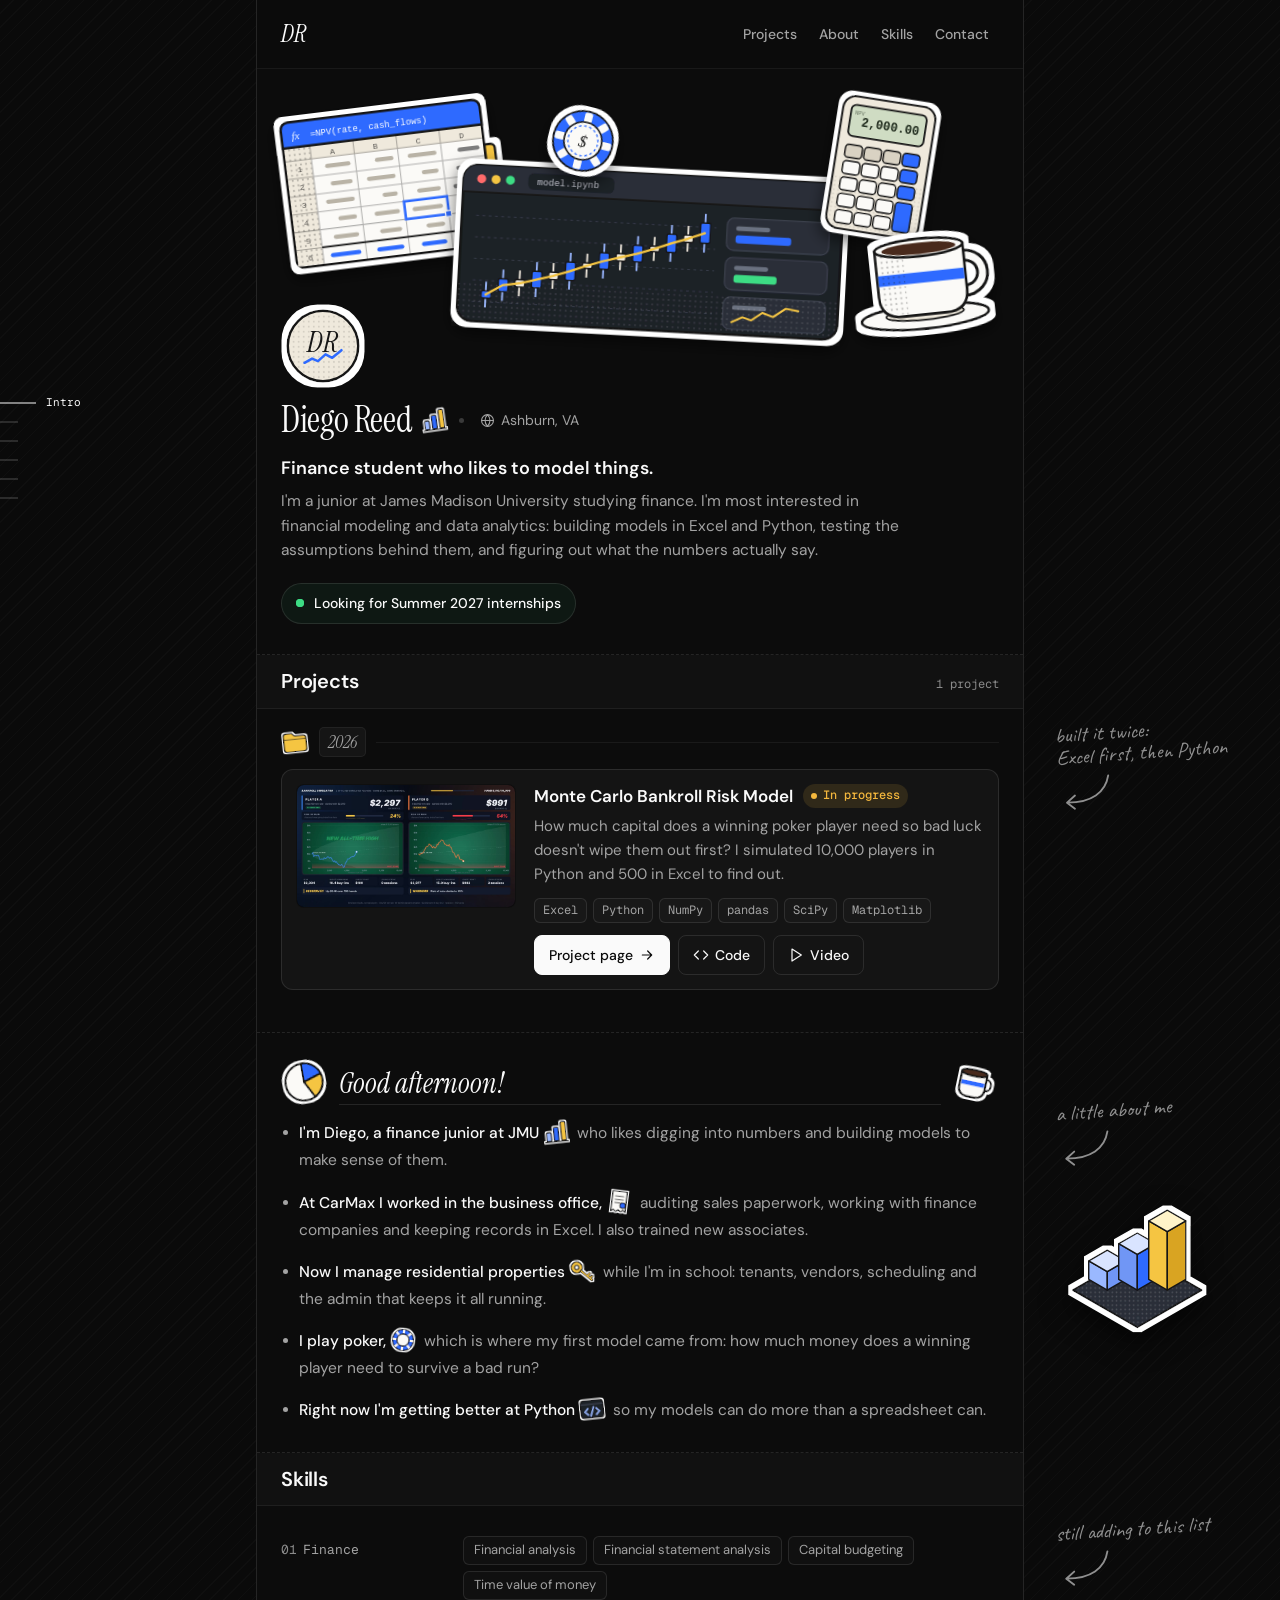
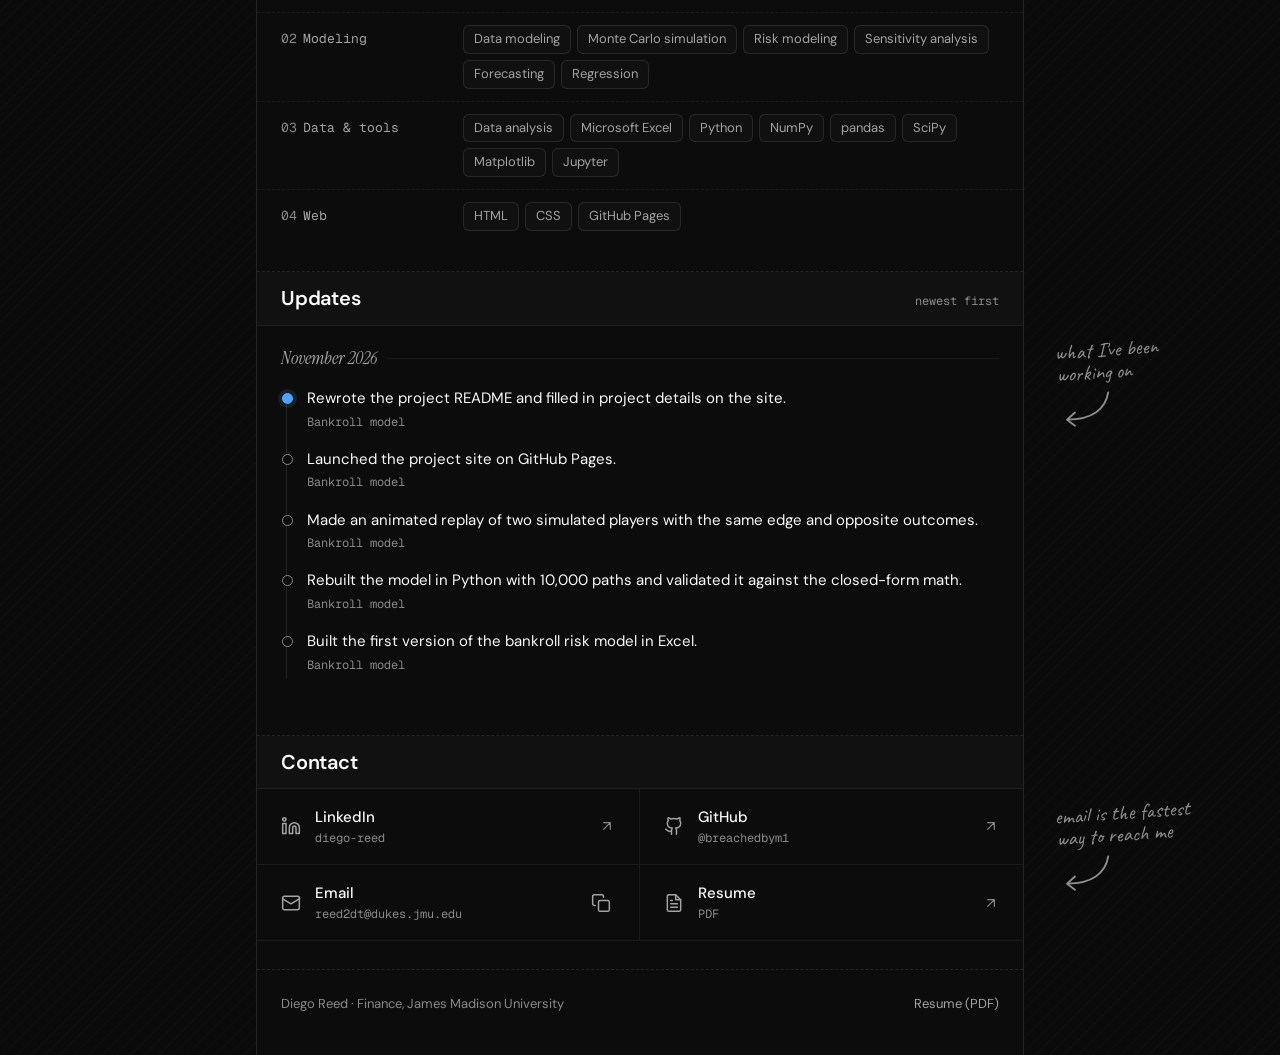
<file: index.html>
<!doctype html>
<html lang="en">
<head>
<meta charset="utf-8">
<meta name="viewport" content="width=device-width, initial-scale=1">
<title>Diego Reed · Finance, James Madison University</title>
<meta name="description" content="Finance student at James Madison University interested in financial modeling and data analytics. Looking for Summer 2027 internships.">
<meta name="theme-color" content="#0a0a0a">

<!-- Link previews (LinkedIn, iMessage, etc.). These must be absolute URLs. -->
<meta property="og:type" content="website">
<meta property="og:title" content="Diego Reed · Finance, James Madison University">
<meta property="og:description" content="Finance student interested in financial modeling and data analytics. Looking for Summer 2027 internships.">
<meta property="og:url" content="https://breachedbym1.github.io/">
<meta property="og:image" content="https://breachedbym1.github.io/bankroll-risk-model/assets/poster.jpg">
<meta property="og:image:width" content="1280">
<meta property="og:image:height" content="720">
<meta property="og:image:alt" content="Animated replay from my Monte Carlo bankroll risk model">
<meta name="twitter:card" content="summary_large_image">

<link rel="icon" href="favicon.svg" type="image/svg+xml">
<link rel="preconnect" href="https://fonts.googleapis.com">
<link rel="preconnect" href="https://fonts.gstatic.com" crossorigin>
<link href="https://fonts.googleapis.com/css2?family=Caveat:wght@500&family=DM+Sans:opsz,wght@9..40,400;9..40,500;9..40,600&family=Geist+Mono:wght@400;500&family=Instrument+Serif:ital@0;1&display=swap" rel="stylesheet">
<link rel="stylesheet" href="styles.css?v=2">
<link rel="stylesheet" href="home.css?v=2">
<script>document.documentElement.classList.add("js");</script>
</head>
<body>
<a class="skip" href="#main">Skip to content</a>

<nav class="ticks" aria-label="Sections">
  <a href="#top"><span></span><span>Intro</span></a>
  <a href="#projects"><span></span><span>Projects</span></a>
  <a href="#about"><span></span><span>About</span></a>
  <a href="#skills"><span></span><span>Skills</span></a>
  <a href="#updates"><span></span><span>Updates</span></a>
  <a href="#contact"><span></span><span>Contact</span></a>
</nav>

<div class="frame">
  <header class="topbar">
    <a class="mark" href="#top" aria-label="Diego Reed, back to top">DR</a>
    <nav aria-label="Main">
      <a href="#projects">Projects</a>
      <a href="#about">About</a>
      <a href="#skills">Skills</a>
      <a href="#contact">Contact</a>
    </nav>
  </header>

  <main id="main">
    <div class="hero" id="top">
      <!-- Sticker cluster: filled in by main.js from stickers.js -->
      <div class="composition" id="stickers"></div>

      <div class="inner hero-text">
        <div class="profile sticker-host" id="avatar"></div>
        <div class="name-row">
          <h1 class="name" data-field="name">Diego Reed</h1>
          <span class="name-mini" id="name-mini" aria-hidden="true"></span>
          <span class="sep" aria-hidden="true"></span>
          <span class="loc" tabindex="0" aria-describedby="loc-time">
            <svg viewBox="0 0 24 24" width="15" height="15" fill="none" stroke="currentColor" stroke-width="1.8" stroke-linecap="round" stroke-linejoin="round" aria-hidden="true"><circle cx="12" cy="12" r="9.5"/><path d="M2.5 12h19M12 2.5c2.6 2.8 3.9 6 3.9 9.5S14.6 18.7 12 21.5M12 2.5C9.4 5.3 8.1 8.5 8.1 12s1.3 6.7 3.9 9.5"/></svg>
            <span data-field="location">Ashburn, VA</span>
            <span class="tip" role="tooltip" id="loc-time"></span>
          </span>
        </div>
        <p class="tagline" data-field="tagline"></p>
        <p class="intro" data-field="intro"></p>
        <p class="looking"><span class="ping" aria-hidden="true"></span><span data-field="lookingFor"></span></p>
      </div>
    </div>

    <section id="projects" aria-labelledby="projects-h">
      <div class="section-head"><h2 id="projects-h">Projects</h2><span class="hint" id="project-count"></span></div>
      <p class="note" aria-hidden="true">built it twice:<br>Excel first, then Python<svg class="note-arrow" viewBox="0 0 60 40"><path d="M54 4C50 22 34 32 8 30M8 30l9-7M8 30l8 7"/></svg></p>
      <div class="inner" id="project-list"></div>
    </section>

    <section id="about" aria-labelledby="about-h">
      <div class="greet-row inner">
        <span class="greet-mini" id="greet-left" aria-hidden="true"></span>
        <h2 class="greet" id="about-h">Hello!</h2>
        <span class="greet-mini right" id="greet-right" aria-hidden="true"></span>
      </div>
      <p class="note" aria-hidden="true">a little about me<svg class="note-arrow" viewBox="0 0 60 40"><path d="M54 4C50 22 34 32 8 30M8 30l9-7M8 30l8 7"/></svg></p>
      <div class="iso-wrap" id="iso" aria-hidden="true"></div>
      <ul class="about inner" id="about-list"></ul>
    </section>

    <section id="skills" aria-labelledby="skills-h">
      <div class="section-head"><h2 id="skills-h">Skills</h2></div>
      <p class="note" aria-hidden="true">still adding to this list<svg class="note-arrow" viewBox="0 0 60 40"><path d="M54 4C50 22 34 32 8 30M8 30l9-7M8 30l8 7"/></svg></p>
      <div id="skill-list"></div>
    </section>

    <section id="updates" aria-labelledby="updates-h">
      <div class="section-head"><h2 id="updates-h">Updates</h2><span class="hint">newest first</span></div>
      <p class="note" aria-hidden="true">what I've been<br>working on<svg class="note-arrow" viewBox="0 0 60 40"><path d="M54 4C50 22 34 32 8 30M8 30l9-7M8 30l8 7"/></svg></p>
      <div class="inner" id="update-list"></div>
    </section>

    <section id="contact" aria-labelledby="contact-h">
      <div class="section-head"><h2 id="contact-h">Contact</h2></div>
      <p class="note" aria-hidden="true">email is the fastest<br>way to reach me<svg class="note-arrow" viewBox="0 0 60 40"><path d="M54 4C50 22 34 32 8 30M8 30l9-7M8 30l8 7"/></svg></p>
      <ul class="links" id="link-list"></ul>
    </section>

    <noscript>
      <div class="inner" style="padding-top:16px">
        <p>This page needs JavaScript to list projects. You can still see the
        <a href="bankroll-risk-model/" style="color:var(--accent)">Monte Carlo Bankroll Risk Model</a>,
        <a href="https://www.linkedin.com/in/diego-reed-625485384/" style="color:var(--accent)">LinkedIn</a> and
        <a href="https://github.com/breachedbym1" style="color:var(--accent)">GitHub</a>.</p>
      </div>
    </noscript>
  </main>

  <footer class="site-footer">
    <span>Diego Reed · Finance, James Madison University</span>
    <a href="resume.pdf">Resume (PDF)</a>
  </footer>
</div>

<script>
  // data.js is loaded with a timestamp so new updates show up right away
  // instead of waiting for the browser's 10-minute cache to expire.
  // Bump ?v= on the other files when their code changes.
  ["data.js?t=" + Date.now(), "stickers.js?v=2", "main.js?v=2"].forEach(function (src) {
    var s = document.createElement("script");
    s.src = src;
    s.async = false; // keep them running in order
    document.body.appendChild(s);
  });
</script>
</body>
</html>
</file>
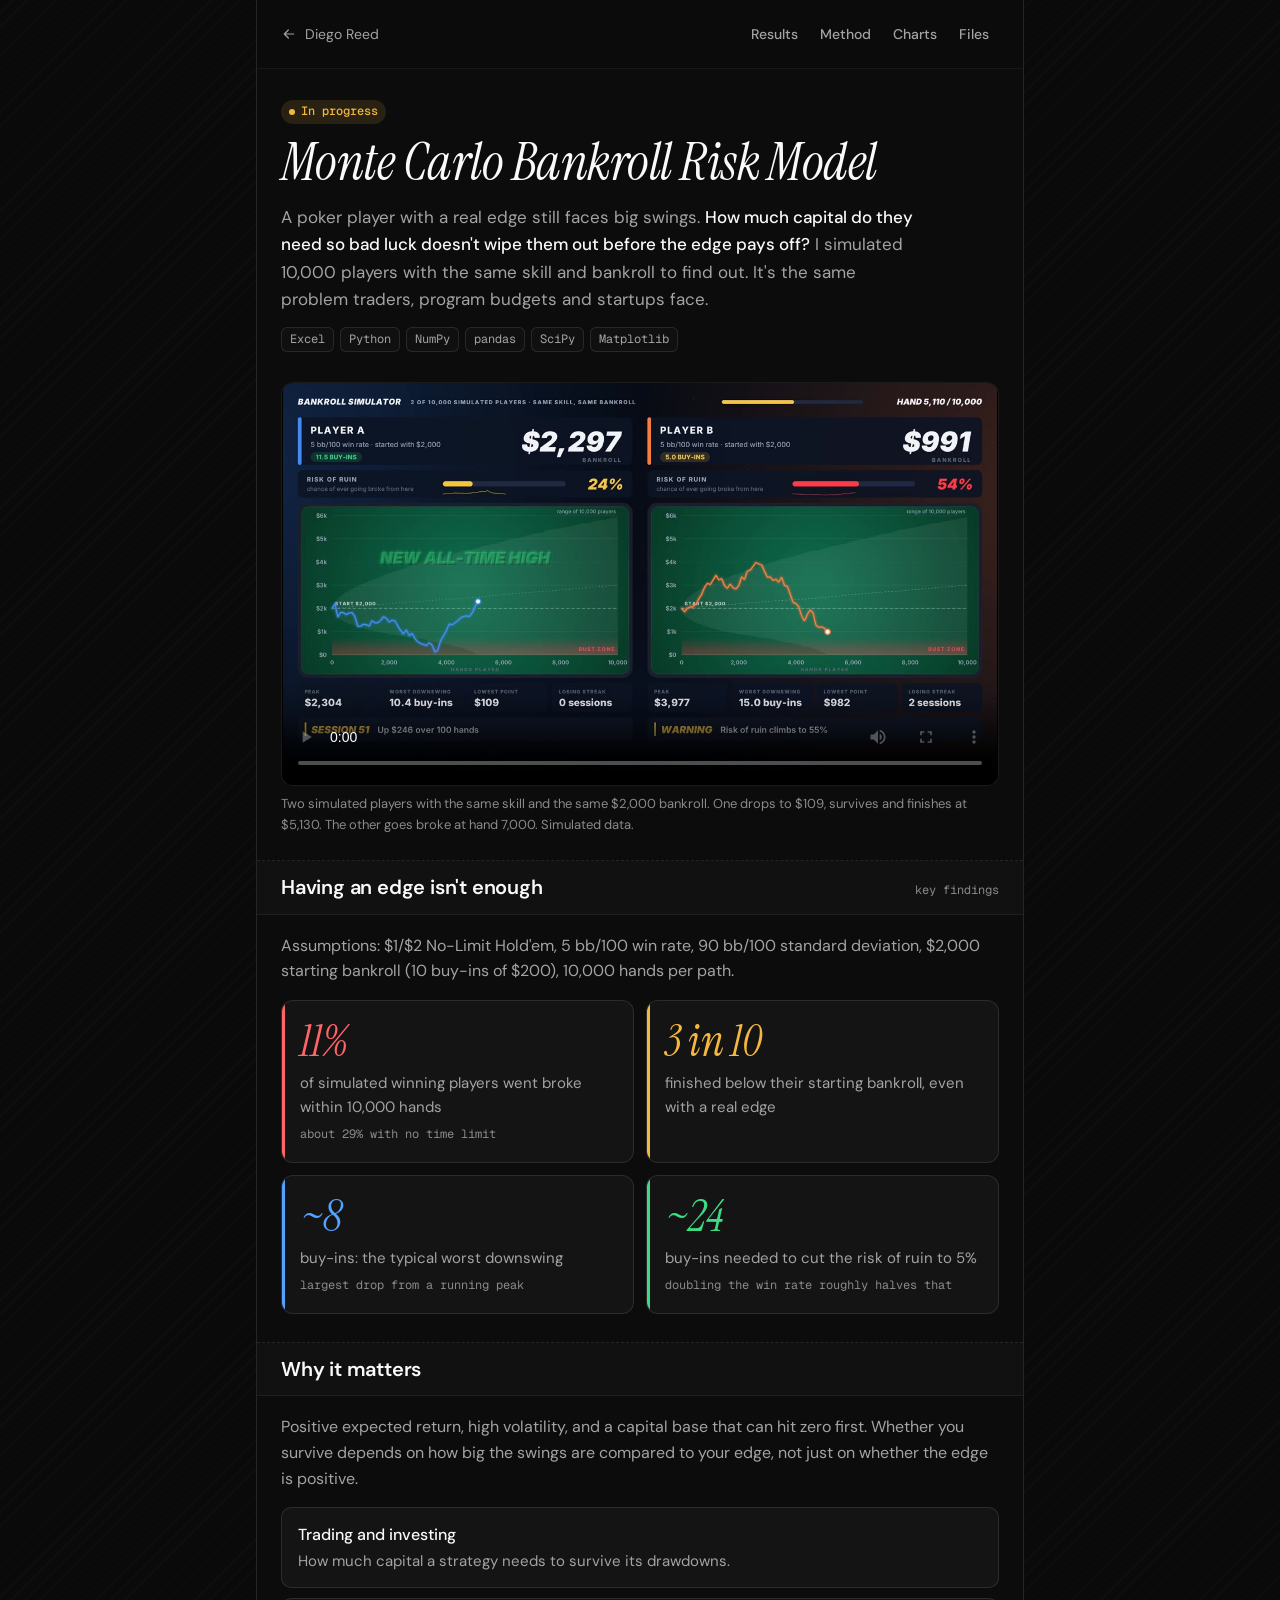
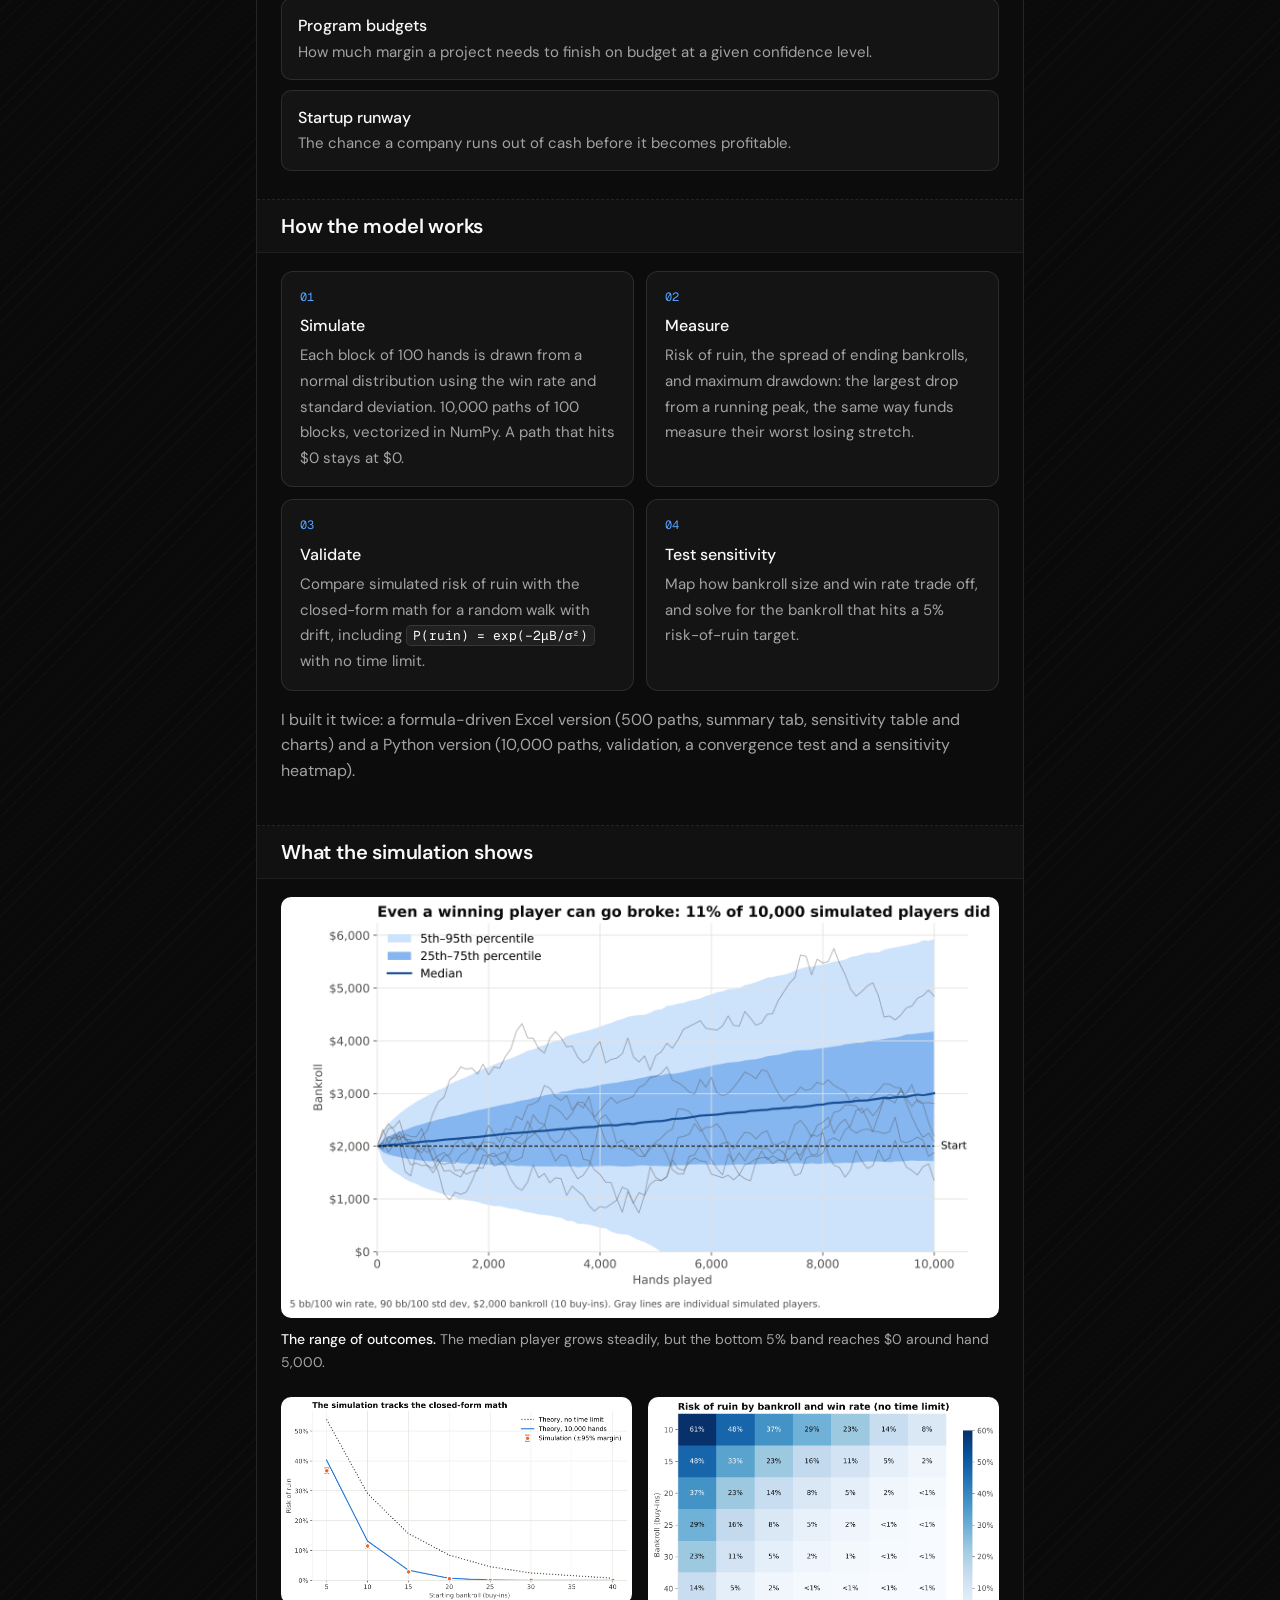
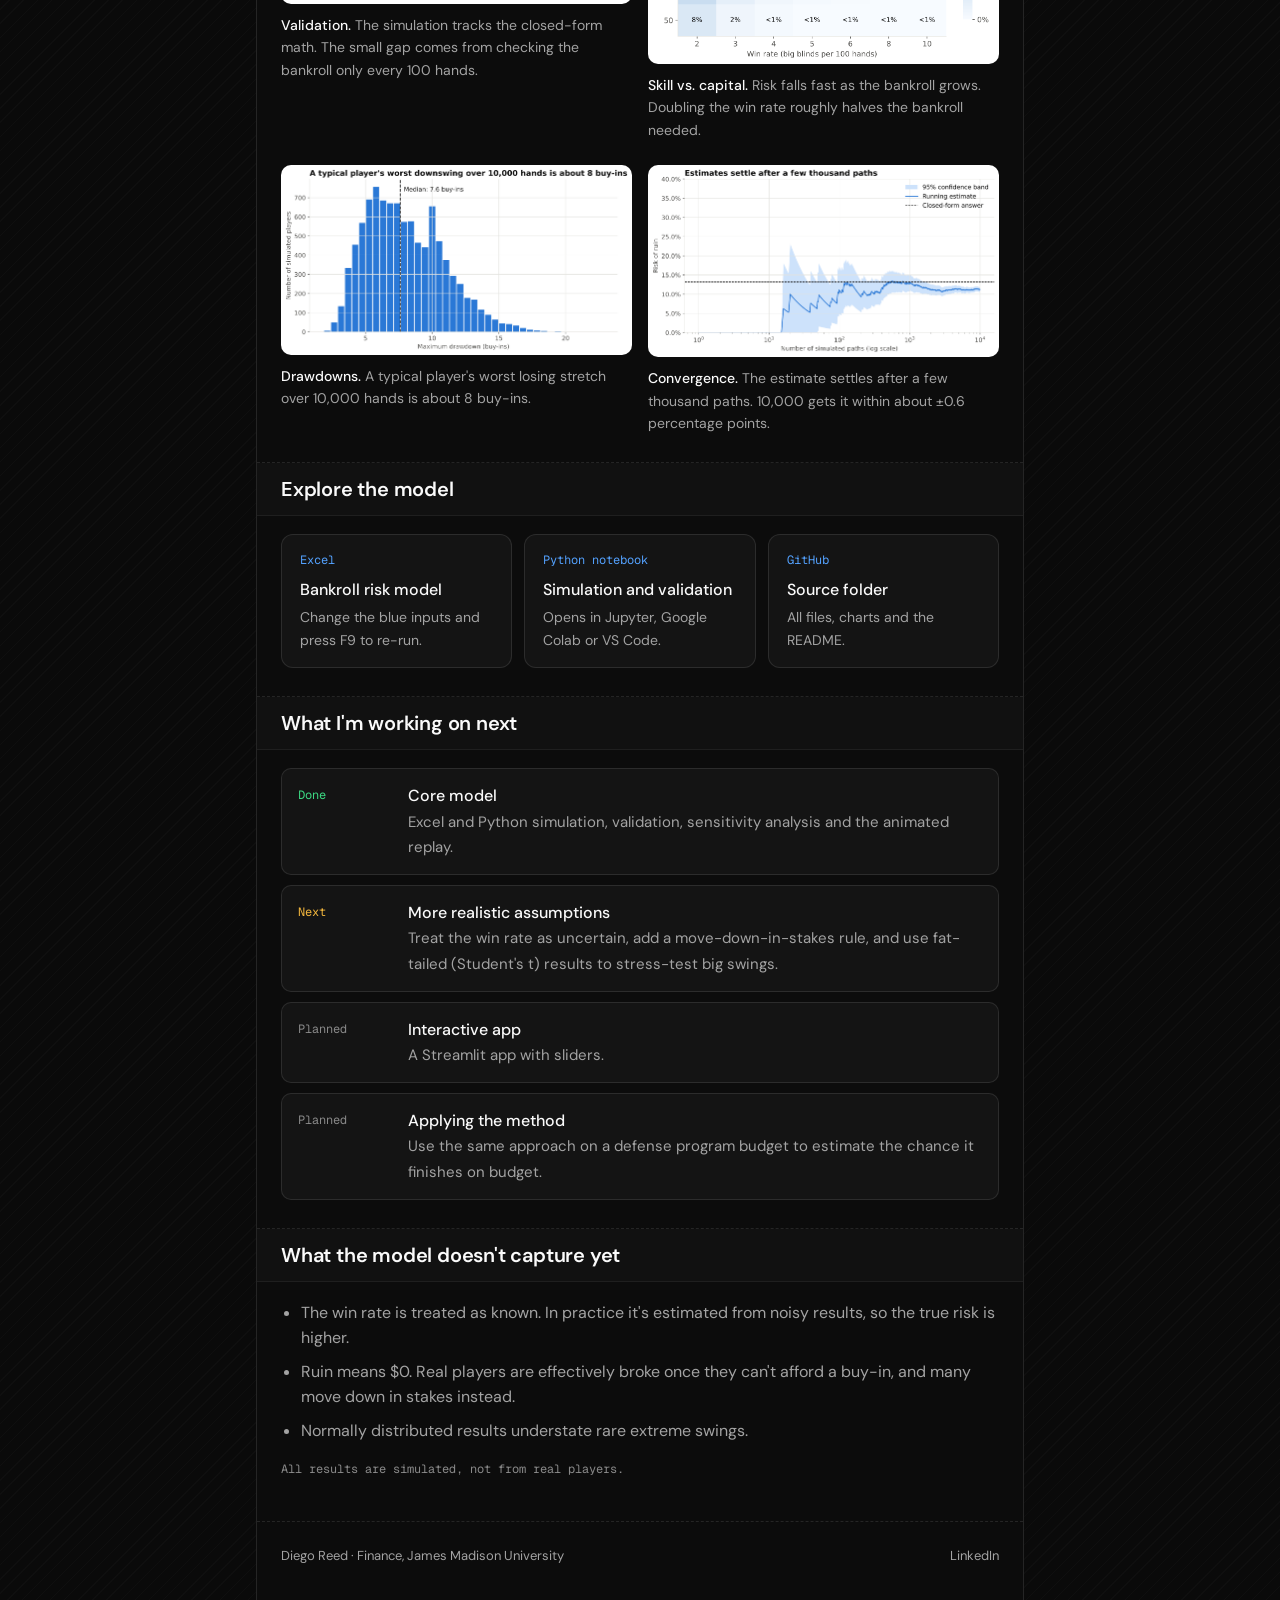
<file: bankroll-risk-model/index.html>
<!doctype html>
<html lang="en">
<head>
<meta charset="utf-8">
<meta name="viewport" content="width=device-width, initial-scale=1">
<title>Monte Carlo Bankroll Risk Model · Diego Reed</title>
<meta name="description" content="A Monte Carlo simulation of risk of ruin, drawdowns and capital sizing, built in Excel and Python.">
<meta name="theme-color" content="#0a0a0a">

<!-- Link previews. These must be absolute URLs. -->
<meta property="og:type" content="article">
<meta property="og:title" content="Monte Carlo Bankroll Risk Model · Diego Reed">
<meta property="og:description" content="I simulated 10,000 poker players with the same edge to find out how much capital a winning player needs to survive the swings.">
<meta property="og:url" content="https://breachedbym1.github.io/bankroll-risk-model/">
<meta property="og:image" content="https://breachedbym1.github.io/bankroll-risk-model/assets/poster.jpg">
<meta property="og:image:width" content="1280">
<meta property="og:image:height" content="720">
<meta property="og:image:alt" content="Split-screen replay of two simulated poker players with the same skill and opposite outcomes">
<meta name="twitter:card" content="summary_large_image">

<link rel="icon" href="../favicon.svg" type="image/svg+xml">
<link rel="preconnect" href="https://fonts.googleapis.com">
<link rel="preconnect" href="https://fonts.gstatic.com" crossorigin>
<link href="https://fonts.googleapis.com/css2?family=DM+Sans:opsz,wght@9..40,400;9..40,500;9..40,600&family=Geist+Mono:wght@400;500&family=Instrument+Serif:ital@0;1&display=swap" rel="stylesheet">
<link rel="stylesheet" href="../styles.css">
<style>
  .back { display: inline-flex; align-items: center; gap: 8px; min-height: 44px; font-size: 14px; color: var(--text-2); transition: color var(--fast) var(--ease); }
  .back:hover { color: var(--text); }
  .back .arrow { transform: rotate(180deg); }
  .back:hover .arrow { transform: rotate(180deg) translateX(3px); }

  .head { padding: 28px var(--pad) 8px; }
  .head h1 { font-family: var(--serif); font-style: italic; font-weight: 400; font-size: clamp(36px, 8vw, 52px); line-height: 1.05; letter-spacing: -0.01em; margin: 12px 0 14px; }
  .lede { font-size: 17px; color: var(--text-2); max-width: 38em; }
  .lede strong { color: var(--text); font-weight: 500; }
  .head .chips { margin-top: 4px; }
  .head .chip { font-family: var(--mono); font-size: 12px; padding: 2px 8px; }

  .video { margin: 22px var(--pad) 8px; border-radius: 12px; overflow: hidden; border: 1px solid var(--line); background: #000; aspect-ratio: 16 / 9; }
  .video video { width: 100%; height: 100%; }
  .caption { font-size: 13px; color: var(--text-3); padding: 0 var(--pad) 24px; margin: 0; }

  .stats { display: grid; grid-template-columns: repeat(2, 1fr); gap: 12px; margin-top: 16px; }
  .stat { background: var(--card); border: 1px solid var(--line); border-radius: 12px; padding: 18px; position: relative; overflow: hidden; }
  .stat::before { content: ""; position: absolute; left: 0; top: 0; bottom: 0; width: 3px; background: var(--c); }
  .stat .num { font-family: var(--serif); font-style: italic; font-size: 44px; line-height: 1; color: var(--c); }
  .stat .label { font-size: 15px; color: var(--text-2); margin-top: 8px; }
  .stat .label small { display: block; font-family: var(--mono); font-size: 12px; color: var(--text-3); margin-top: 6px; }

  .apply { list-style: none; padding: 0; margin: 16px 0 0; display: grid; gap: 10px; }
  .apply li { background: var(--card); border: 1px solid var(--line); border-radius: 10px; padding: 14px 16px; }
  .apply b { display: block; font-weight: 500; }
  .apply span { font-size: 15px; color: var(--text-2); }

  .steps { counter-reset: s; list-style: none; padding: 0; margin: 16px 0 0; display: grid; grid-template-columns: 1fr 1fr; gap: 12px; }
  .steps li { counter-increment: s; background: var(--card); border: 1px solid var(--line); border-radius: 12px; padding: 16px 18px; }
  .steps li::before { content: counter(s, decimal-leading-zero); display: block; font-family: var(--mono); font-size: 12px; color: var(--accent); margin-bottom: 6px; }
  .steps b { display: block; font-weight: 500; margin-bottom: 4px; }
  .steps span { color: var(--text-2); font-size: 15px; }
  code { font-family: var(--mono); font-size: 0.86em; background: rgba(255,255,255,0.05); border: 1px solid var(--line); padding: 1px 6px; border-radius: 5px; color: var(--text); white-space: nowrap; }

  .gallery { display: grid; grid-template-columns: 1fr 1fr; gap: 24px 16px; margin-top: 16px; }
  .gallery .wide { grid-column: 1 / -1; }
  figure { margin: 0; }
  .chart { background: #fff; border-radius: 10px; overflow: hidden; border: 1px solid var(--line); }
  .chart img { width: 100%; height: auto; }
  figcaption { font-size: 14px; color: var(--text-2); margin-top: 10px; }
  figcaption b { color: var(--text); font-weight: 500; }

  .files { display: grid; grid-template-columns: repeat(3, 1fr); gap: 12px; margin-top: 16px; }
  .file { display: flex; flex-direction: column; background: var(--card); border: 1px solid var(--line); border-radius: 12px; padding: 16px 18px; transition: border-color var(--base) var(--ease), transform var(--base) var(--ease), background var(--base) var(--ease); }
  .file:hover { border-color: rgba(255,255,255,0.22); background: var(--card-hover); transform: translateY(-2px); }
  .file .type { font-family: var(--mono); font-size: 12px; color: var(--accent); }
  .file b { font-weight: 500; margin: 6px 0 4px; }
  .file span { font-size: 14px; color: var(--text-2); }

  .roadmap { list-style: none; padding: 0; margin: 16px 0 0; display: grid; gap: 10px; }
  .roadmap li { display: grid; grid-template-columns: 96px 1fr; gap: 14px; background: var(--card); border: 1px solid var(--line); border-radius: 10px; padding: 14px 16px; }
  .roadmap .when { font-family: var(--mono); font-size: 12px; color: var(--c, var(--text-3)); padding-top: 3px; }
  .roadmap b { display: block; font-weight: 500; }
  .roadmap span { font-size: 15px; color: var(--text-2); }

  .limits { margin: 12px 0 0; padding-left: 20px; color: var(--text-2); }
  .limits li { margin-bottom: 8px; }
  .note { margin-top: 16px; font-family: var(--mono); font-size: 12px; color: var(--text-3); }

  @media (max-width: 640px) {
    .topbar nav { display: none; }
    .steps, .gallery, .files { grid-template-columns: 1fr; }
    .stats { grid-template-columns: 1fr; }
    .roadmap li { grid-template-columns: 1fr; gap: 4px; }
  }
</style>
<script>document.documentElement.classList.add("js");</script>
</head>
<body>
<a class="skip" href="#main">Skip to content</a>

<div class="frame">
  <header class="topbar">
    <a class="back" href="../">
      <svg class="arrow" viewBox="0 0 24 24" width="16" height="16" fill="none" stroke="currentColor" stroke-width="1.8" stroke-linecap="round" stroke-linejoin="round" aria-hidden="true"><path d="M5 12h14M13 6l6 6-6 6"/></svg>
      Diego Reed
    </a>
    <nav aria-label="On this page">
      <a href="#results">Results</a>
      <a href="#method">Method</a>
      <a href="#charts">Charts</a>
      <a href="#files">Files</a>
    </nav>
  </header>

  <main id="main">
    <div class="head">
      <span class="badge">In progress</span>
      <h1>Monte Carlo Bankroll Risk Model</h1>
      <p class="lede">A poker player with a real edge still faces big swings. <strong>How much capital do they need so bad luck doesn't wipe them out before the edge pays off?</strong> I simulated 10,000 players with the same skill and bankroll to find out. It's the same problem traders, program budgets and startups face.</p>
      <ul class="chips" aria-label="Tools">
        <li class="chip">Excel</li><li class="chip">Python</li><li class="chip">NumPy</li><li class="chip">pandas</li><li class="chip">SciPy</li><li class="chip">Matplotlib</li>
      </ul>
    </div>

    <div class="video">
      <video controls playsinline preload="metadata" poster="assets/poster.jpg" aria-label="61-second animated replay of two simulated players">
        <source src="Poker_Bankroll_Simulation.mp4" type="video/mp4">
        <a href="Poker_Bankroll_Simulation.mp4">Download the video</a>
      </video>
    </div>
    <p class="caption">Two simulated players with the same skill and the same $2,000 bankroll. One drops to $109, survives and finishes at $5,130. The other goes broke at hand 7,000. Simulated data.</p>

    <section id="results" aria-labelledby="results-h">
      <div class="section-head"><h2 id="results-h">Having an edge isn't enough</h2><span class="hint">key findings</span></div>
      <div class="inner">
        <p class="muted">Assumptions: $1/$2 No-Limit Hold'em, 5 bb/100 win rate, 90 bb/100 standard deviation, $2,000 starting bankroll (10 buy-ins of $200), 10,000 hands per path.</p>
        <div class="stats">
          <div class="stat reveal" style="--c: var(--red)"><div class="num">11%</div><div class="label">of simulated winning players went broke within 10,000 hands<small>about 29% with no time limit</small></div></div>
          <div class="stat reveal" style="--c: var(--amber)"><div class="num">3 in 10</div><div class="label">finished below their starting bankroll, even with a real edge</div></div>
          <div class="stat reveal" style="--c: var(--accent)"><div class="num">~8</div><div class="label">buy-ins: the typical worst downswing<small>largest drop from a running peak</small></div></div>
          <div class="stat reveal" style="--c: var(--green)"><div class="num">~24</div><div class="label">buy-ins needed to cut the risk of ruin to 5%<small>doubling the win rate roughly halves that</small></div></div>
        </div>
      </div>
    </section>

    <section aria-labelledby="why-h">
      <div class="section-head"><h2 id="why-h">Why it matters</h2></div>
      <div class="inner">
        <p class="muted">Positive expected return, high volatility, and a capital base that can hit zero first. Whether you survive depends on how big the swings are compared to your edge, not just on whether the edge is positive.</p>
        <ul class="apply">
          <li class="reveal"><b>Trading and investing</b><span>How much capital a strategy needs to survive its drawdowns.</span></li>
          <li class="reveal"><b>Program budgets</b><span>How much margin a project needs to finish on budget at a given confidence level.</span></li>
          <li class="reveal"><b>Startup runway</b><span>The chance a company runs out of cash before it becomes profitable.</span></li>
        </ul>
      </div>
    </section>

    <section id="method" aria-labelledby="method-h">
      <div class="section-head"><h2 id="method-h">How the model works</h2></div>
      <div class="inner">
        <ol class="steps">
          <li class="reveal"><b>Simulate</b><span>Each block of 100 hands is drawn from a normal distribution using the win rate and standard deviation. 10,000 paths of 100 blocks, vectorized in NumPy. A path that hits $0 stays at $0.</span></li>
          <li class="reveal"><b>Measure</b><span>Risk of ruin, the spread of ending bankrolls, and maximum drawdown: the largest drop from a running peak, the same way funds measure their worst losing stretch.</span></li>
          <li class="reveal"><b>Validate</b><span>Compare simulated risk of ruin with the closed-form math for a random walk with drift, including <code>P(ruin) = exp(−2μB/σ²)</code> with no time limit.</span></li>
          <li class="reveal"><b>Test sensitivity</b><span>Map how bankroll size and win rate trade off, and solve for the bankroll that hits a 5% risk-of-ruin target.</span></li>
        </ol>
        <p class="muted" style="margin-top:16px">I built it twice: a formula-driven Excel version (500 paths, summary tab, sensitivity table and charts) and a Python version (10,000 paths, validation, a convergence test and a sensitivity heatmap).</p>
      </div>
    </section>

    <section id="charts" aria-labelledby="charts-h">
      <div class="section-head"><h2 id="charts-h">What the simulation shows</h2></div>
      <div class="inner">
        <div class="gallery">
          <figure class="wide reveal">
            <div class="chart"><img src="charts/1_fan_chart.png" alt="Fan chart of 10,000 simulated bankroll paths with percentile bands" width="1504" height="880" loading="lazy" decoding="async"></div>
            <figcaption><b>The range of outcomes.</b> The median player grows steadily, but the bottom 5% band reaches $0 around hand 5,000.</figcaption>
          </figure>
          <figure class="reveal">
            <div class="chart"><img src="charts/3_sim_vs_theory.png" alt="Simulated risk of ruin compared with closed-form theory" width="1375" height="807" loading="lazy" decoding="async"></div>
            <figcaption><b>Validation.</b> The simulation tracks the closed-form math. The small gap comes from checking the bankroll only every 100 hands.</figcaption>
          </figure>
          <figure class="reveal">
            <div class="chart"><img src="charts/5_sensitivity_heatmap.png" alt="Heatmap of risk of ruin by bankroll and win rate" width="1161" height="881" loading="lazy" decoding="async"></div>
            <figcaption><b>Skill vs. capital.</b> Risk falls fast as the bankroll grows. Doubling the win rate roughly halves the bankroll needed.</figcaption>
          </figure>
          <figure class="reveal">
            <div class="chart"><img src="charts/2_drawdowns.png" alt="Histogram of maximum drawdowns" width="1407" height="758" loading="lazy" decoding="async"></div>
            <figcaption><b>Drawdowns.</b> A typical player's worst losing stretch over 10,000 hands is about 8 buy-ins.</figcaption>
          </figure>
          <figure class="reveal">
            <div class="chart"><img src="charts/4_convergence.png" alt="Risk of ruin estimate converging as simulated paths increase" width="1398" height="762" loading="lazy" decoding="async"></div>
            <figcaption><b>Convergence.</b> The estimate settles after a few thousand paths. 10,000 gets it within about ±0.6 percentage points.</figcaption>
          </figure>
        </div>
      </div>
    </section>

    <section id="files" aria-labelledby="files-h">
      <div class="section-head"><h2 id="files-h">Explore the model</h2></div>
      <div class="inner">
        <div class="files">
          <a class="file reveal" href="Poker_Bankroll_Risk_Model.xlsx" download><span class="type">Excel</span><b>Bankroll risk model</b><span>Change the blue inputs and press F9 to re-run.</span></a>
          <a class="file reveal" href="Poker_Bankroll_Risk_Model.ipynb" download><span class="type">Python notebook</span><b>Simulation and validation</b><span>Opens in Jupyter, Google Colab or VS Code.</span></a>
          <a class="file reveal" href="https://github.com/breachedbym1/breachedbym1.github.io/tree/main/bankroll-risk-model"><span class="type">GitHub</span><b>Source folder</b><span>All files, charts and the README.</span></a>
        </div>
      </div>
    </section>

    <section aria-labelledby="roadmap-h">
      <div class="section-head"><h2 id="roadmap-h">What I'm working on next</h2></div>
      <div class="inner">
        <ul class="roadmap">
          <li class="reveal" style="--c: var(--green)"><div class="when">Done</div><div><b>Core model</b><span>Excel and Python simulation, validation, sensitivity analysis and the animated replay.</span></div></li>
          <li class="reveal" style="--c: var(--amber)"><div class="when">Next</div><div><b>More realistic assumptions</b><span>Treat the win rate as uncertain, add a move-down-in-stakes rule, and use fat-tailed (Student's t) results to stress-test big swings.</span></div></li>
          <li class="reveal"><div class="when">Planned</div><div><b>Interactive app</b><span>A Streamlit app with sliders.</span></div></li>
          <li class="reveal"><div class="when">Planned</div><div><b>Applying the method</b><span>Use the same approach on a defense program budget to estimate the chance it finishes on budget.</span></div></li>
        </ul>
      </div>
    </section>

    <section aria-labelledby="limits-h">
      <div class="section-head"><h2 id="limits-h">What the model doesn't capture yet</h2></div>
      <div class="inner">
        <ul class="limits">
          <li>The win rate is treated as known. In practice it's estimated from noisy results, so the true risk is higher.</li>
          <li>Ruin means $0. Real players are effectively broke once they can't afford a buy-in, and many move down in stakes instead.</li>
          <li>Normally distributed results understate rare extreme swings.</li>
        </ul>
        <p class="note">All results are simulated, not from real players.</p>
      </div>
    </section>
  </main>

  <footer class="site-footer">
    <a href="../">Diego Reed · Finance, James Madison University</a>
    <a href="https://www.linkedin.com/in/diego-reed-625485384/">LinkedIn</a>
  </footer>
</div>

<script>
  // Fade sections in as they scroll into view (skipped if the visitor prefers reduced motion).
  (function () {
    var els = document.querySelectorAll(".reveal");
    if (window.matchMedia("(prefers-reduced-motion: reduce)").matches || !("IntersectionObserver" in window)) {
      els.forEach(function (el) { el.classList.add("in"); });
      return;
    }
    var io = new IntersectionObserver(function (entries) {
      entries.forEach(function (e) { if (e.isIntersecting) { e.target.classList.add("in"); io.unobserve(e.target); } });
    }, { rootMargin: "0px 0px -8% 0px" });
    els.forEach(function (el, i) { el.style.transitionDelay = (i % 4) * 0.05 + "s"; io.observe(el); });
  })();
</script>
</body>
</html>
</file>
<file: styles.css>
/* Shared styles for the homepage and project pages. */

:root {
  --bg: #0a0a0a;
  --frame: #0c0c0c;
  --card: #141414;
  --card-hover: #1a1a1a;
  --text: #fafafa;
  --text-2: #a3a3a3;
  --text-3: #8a8a8a;
  --line: rgba(255, 255, 255, 0.1);
  --line-soft: rgba(255, 255, 255, 0.06);
  --accent: #54a2ff;
  --accent-soft: rgba(84, 162, 255, 0.12);
  --green: #3ddc84;
  --amber: #f5b83d;
  --orange: #ff8a4c;
  --red: #ff6568;

  --sans: "DM Sans", system-ui, -apple-system, "Segoe UI", sans-serif;
  --mono: "Geist Mono", ui-monospace, SFMono-Regular, Menlo, monospace;
  --serif: "Instrument Serif", Georgia, serif;

  --frame-w: 48rem;
  --pad: clamp(16px, 4vw, 24px);
  --radius: 8px;
  --ease: cubic-bezier(0.22, 1, 0.36, 1);
  --fast: 0.18s;
  --base: 0.24s;
}

* { box-sizing: border-box; }
html { scroll-behavior: smooth; scroll-padding-top: 72px; -webkit-text-size-adjust: 100%; }
body {
  margin: 0;
  background-color: var(--bg);
  /* faint diagonal hatching outside the content column */
  background-image: repeating-linear-gradient(135deg, transparent 0 9px, rgba(255,255,255,0.018) 9px 10px);
  color: var(--text);
  font-family: var(--sans);
  font-size: 16px;
  line-height: 1.6;
  -webkit-font-smoothing: antialiased;
}
img, video, svg { display: block; max-width: 100%; }
a { color: inherit; text-decoration: none; }
p { margin: 0 0 14px; }
h1, h2, h3 { margin: 0; line-height: 1.2; }
:focus-visible { outline: 2px solid var(--accent); outline-offset: 3px; border-radius: 4px; }

.sr-only {
  position: absolute; width: 1px; height: 1px; padding: 0; margin: -1px;
  overflow: hidden; clip: rect(0 0 0 0); white-space: nowrap; border: 0;
}
.skip {
  position: absolute; left: 12px; top: -48px; z-index: 100;
  background: var(--text); color: var(--bg); padding: 8px 12px; border-radius: 6px; font-weight: 600;
}
.skip:focus { top: 12px; }

/* The framed center column */
.frame {
  max-width: var(--frame-w);
  margin: 0 auto;
  min-height: 100vh;
  background: var(--frame);
  border-left: 1px solid var(--line);
  border-right: 1px solid var(--line);
}

/* Top bar */
.topbar {
  position: sticky; top: 0; z-index: 40;
  display: flex; align-items: center; justify-content: space-between; gap: 12px;
  padding: 12px var(--pad);
  background: rgba(12, 12, 12, 0.78);
  -webkit-backdrop-filter: blur(12px);
  backdrop-filter: blur(12px);
  border-bottom: 1px solid var(--line-soft);
}
.mark {
  font-family: var(--serif); font-style: italic; font-size: 24px; line-height: 1;
  min-width: 44px; min-height: 44px; display: inline-flex; align-items: center;
}
.topbar nav { display: flex; gap: 2px; flex-wrap: wrap; justify-content: flex-end; }
.topbar nav a {
  font-size: 14px; font-weight: 500; color: var(--text-2);
  padding: 8px 10px; border-radius: 999px; min-height: 40px; display: inline-flex; align-items: center;
  transition: color var(--fast) var(--ease), background var(--fast) var(--ease);
}
.topbar nav a:hover { color: var(--text); background: rgba(255,255,255,0.06); }
.topbar nav a[aria-current="true"] { color: var(--accent); background: var(--accent-soft); }

/* Sections */
section { border-top: 1px dashed var(--line); padding: 0 0 28px; }
.section-head {
  display: flex; align-items: baseline; justify-content: space-between; gap: 12px;
  padding: 14px var(--pad);
  margin-bottom: 18px;
  background: rgba(255,255,255,0.02);
  border-bottom: 1px solid var(--line-soft);
}
.section-head h2 { font-size: 20px; font-weight: 600; letter-spacing: -0.01em; }
.section-head .hint { font-family: var(--mono); font-size: 12px; color: var(--text-3); }
.inner { padding: 0 var(--pad); }
.muted { color: var(--text-2); }
.mono { font-family: var(--mono); }

/* Small pieces */
.chip {
  display: inline-flex; align-items: center; gap: 6px;
  font-size: 13px; color: var(--text-2);
  border: 1px solid var(--line); background: rgba(255,255,255,0.02);
  padding: 3px 10px; border-radius: 6px;
}
.chips { display: flex; flex-wrap: wrap; gap: 6px; list-style: none; margin: 0; padding: 0; }
.badge {
  display: inline-flex; align-items: center; gap: 6px;
  font-family: var(--mono); font-size: 12px; font-weight: 500;
  padding: 2px 8px; border-radius: 999px;
  color: var(--amber); background: rgba(245, 184, 61, 0.12);
}
.badge::before { content: ""; width: 6px; height: 6px; border-radius: 50%; background: currentColor; }

.arrow { transition: transform var(--base) var(--ease); flex: none; }
a:hover .arrow-ur { transform: translate(2px, -2px); }
a:hover .arrow-r { transform: translateX(3px); }

/* Footer */
.site-footer {
  border-top: 1px dashed var(--line);
  padding: 24px var(--pad) 40px;
  display: flex; flex-wrap: wrap; justify-content: space-between; gap: 8px 16px;
  font-size: 13px; color: var(--text-3);
}
.site-footer a { color: var(--text-2); }
.site-footer a:hover { color: var(--text); }

/* Scroll reveal (only when JS has run and motion is OK) */
.js .reveal { opacity: 0; transform: translateY(10px); transition: opacity 0.5s var(--ease), transform 0.5s var(--ease); }
.js .reveal.in { opacity: 1; transform: none; }

/* Left-side section ticks on wide screens */
.ticks {
  position: fixed; left: 0; top: 50%; transform: translateY(-50%); z-index: 30;
  display: none; flex-direction: column; gap: 9px; padding: 8px 0;
}
.ticks a { display: flex; align-items: center; gap: 10px; height: 10px; color: var(--text-3); }
.ticks a span:first-child {
  display: block; height: 1px; width: 18px; background: rgba(255,255,255,0.28);
  transition: width var(--base) var(--ease), background var(--base) var(--ease);
}
.ticks a span:last-child {
  font-family: var(--mono); font-size: 11px; opacity: 0; transform: translateX(-4px);
  transition: opacity var(--base) var(--ease), transform var(--base) var(--ease);
}
.ticks a:hover span:first-child, .ticks a[aria-current="true"] span:first-child { width: 36px; background: var(--text); }
.ticks a:hover span:last-child, .ticks a[aria-current="true"] span:last-child { opacity: 1; transform: none; color: var(--text); }
@media (min-width: 1180px) { .ticks { display: flex; } }

@media (prefers-reduced-motion: reduce) {
  html { scroll-behavior: auto; }
  *, *::before, *::after { animation: none !important; transition: none !important; }
  .js .reveal { opacity: 1; transform: none; }
}
</file>
<file: home.css>
/* Homepage-only styles */

:root { --spring: cubic-bezier(0.34, 1.56, 0.64, 1); --hand: "Caveat", "Comic Sans MS", cursive; }

/* ---------- Sticker cluster ---------- */
.hero { padding: 26px 0 30px; }
.composition {
  position: relative; isolation: isolate;
  height: 190px; margin: 0 var(--pad);
}
@media (min-width: 640px) { .composition { height: auto; aspect-ratio: 3 / 1; } }

.sticker { position: absolute; perspective: 650px; }
.sticker:hover, .sticker:focus-within { z-index: 10; }
.sticker > button {
  all: unset; display: block; width: 100%; height: 100%; cursor: pointer; border-radius: 10px;
  -webkit-tap-highlight-color: transparent; touch-action: pan-y;
}
.sticker > button:focus-visible { outline: 2px solid var(--accent); outline-offset: 4px; }
.sticker .body {
  width: 100%; height: 100%;
  transform: rotateX(var(--rx, 0deg)) rotateY(var(--ry, 0deg)) scale(var(--s, 1));
  transition: transform 0.5s var(--spring), filter 0.3s var(--ease);
  transform-style: preserve-3d;
  filter: drop-shadow(0 6px 8px rgba(0,0,0,0.55));
}
.sticker.hovering .body { transition: transform 0.12s linear, filter 0.3s var(--ease); filter: drop-shadow(0 14px 18px rgba(0,0,0,0.6)); }
.sticker .art { width: 100%; height: 100%; display: block; overflow: visible; }

/* resting pose + entrance */
.sticker { transform: translateY(0) rotate(var(--rot)) scale(1); transition: transform 0.9s var(--spring), opacity 0.5s var(--ease); }
.js .sticker.pre { opacity: 0; transform: translateY(24px) rotate(calc(var(--rot) - 6deg)) scale(0.9); }

/* layout (mobile first) */
.st-sheet { width: 40%; top: 0; left: -2%; --rot: -7deg; }
.st-dash  { width: 64%; top: 34%; left: 18%; --rot: 3deg; }
.st-calc  { width: 19%; top: -2%; right: 8%; --rot: 9deg; }
.st-coffee{ width: 25%; bottom: -4%; right: -2%; --rot: -6deg; }
.st-chip  { width: 13%; top: 2%; left: 43%; --rot: 14deg; }
@media (min-width: 640px) {
  .st-sheet { width: 31%; top: 2%; left: 0; }
  .st-dash  { width: 55%; top: 30%; left: 24%; }
  .st-calc  { width: 15%; top: 0; right: 9%; }
  .st-coffee{ width: 21%; bottom: 0; right: 0; }
  .st-chip  { width: 10%; top: 4%; left: 37%; }
}

/* click animations */
.play .cell-bar { animation: fill 0.5s var(--ease) both; animation-delay: calc(var(--i) * 0.025s); transform-box: fill-box; transform-origin: right center; }
@keyframes fill { from { transform: scaleX(0); } to { transform: scaleX(1); } }
.play .sel { animation: blink 0.25s steps(1) 4; }
@keyframes blink { 50% { opacity: 0; } }

.play .candle { animation: grow 0.55s var(--spring) both; animation-delay: calc(var(--i) * 0.04s); transform-box: fill-box; transform-origin: center bottom; }
@keyframes grow { from { transform: scaleY(0); opacity: 0; } to { transform: scaleY(1); opacity: 1; } }
.art-dash .ma { stroke-dasharray: 1; stroke-dashoffset: 0; }
.play .ma { animation: draw 1s var(--ease) 0.3s both; }
@keyframes draw { from { stroke-dashoffset: 1; } to { stroke-dashoffset: 0; } }
.play .kpi { animation: fill 0.6s var(--ease) both; animation-delay: 0.4s; transform-origin: left center; }

.art-calc .key { transition: transform 0.08s; transform-box: fill-box; transform-origin: center; }
.art-calc .key.down { transform: translateY(1.5px) scale(0.92); fill: #ffd76a; }

.art-coffee .steam path { stroke-dasharray: 40; stroke-dashoffset: 40; }
.sticker.hovering .art-coffee .steam, .play .art-coffee .steam { opacity: 0.85; transition: opacity 0.3s; }
.sticker.hovering .art-coffee .steam path, .play .art-coffee .steam path { animation: steam 1.6s ease-in-out infinite; }
.art-coffee .steam path:nth-child(2) { animation-delay: 0.3s !important; }
.art-coffee .steam path:nth-child(3) { animation-delay: 0.6s !important; }
@keyframes steam { 0% { stroke-dashoffset: 40; opacity: 0; } 40% { opacity: 1; } 100% { stroke-dashoffset: -40; opacity: 0; } }

.play .art-chip { animation: flip 0.9s var(--spring); }
@keyframes flip { from { transform: rotateY(0); } to { transform: rotateY(360deg); } }
.play .art-avatar { animation: wobble 0.6s var(--spring); }
@keyframes wobble { 0% { transform: rotate(0); } 30% { transform: rotate(-12deg) scale(1.08); } 60% { transform: rotate(8deg); } 100% { transform: rotate(0); } }

/* ---------- Hero text ---------- */
.profile { position: relative; width: 72px; height: 72px; margin: -8px 0 12px; perspective: 650px; --rot: -4deg; }
@media (min-width: 640px) { .profile { width: 84px; height: 84px; margin-top: -30px; } }
.profile > button { all: unset; display: block; width: 100%; height: 100%; cursor: pointer; border-radius: 50%; }
.profile > button:focus-visible { outline: 2px solid var(--accent); outline-offset: 4px; }

.name-row { display: flex; align-items: center; flex-wrap: wrap; gap: 6px 10px; }
.name { font-family: var(--serif); font-weight: 400; font-size: clamp(30px, 6vw, 36px); line-height: 1.1; letter-spacing: -0.01em; }
.name-mini .mini { width: 26px; height: 26px; transform: rotate(-8deg); transition: transform 0.4s var(--spring); }
.name-row:hover .name-mini .mini { transform: rotate(8deg) scale(1.15); }
.sep { width: 5px; height: 5px; border-radius: 50%; background: #3a3a3a; margin: 0 2px; }
.loc {
  position: relative; display: inline-flex; align-items: center; gap: 6px;
  font-size: 14px; color: var(--text-2); cursor: default; border-radius: 6px; padding: 2px 4px;
}
.loc:hover, .loc:focus-visible { color: var(--text); }
.tip {
  position: absolute; left: 50%; bottom: calc(100% + 8px); transform: translate(-50%, 4px);
  white-space: nowrap; pointer-events: none; opacity: 0;
  font-family: var(--mono); font-size: 12px; color: var(--bg); background: var(--text);
  padding: 4px 8px; border-radius: 6px;
  transition: opacity var(--fast) var(--ease), transform var(--fast) var(--ease);
}
.tip::after { content: ""; position: absolute; left: 50%; top: 100%; transform: translateX(-50%); border: 5px solid transparent; border-top-color: var(--text); }
.loc:hover .tip, .loc:focus-visible .tip { opacity: 1; transform: translate(-50%, 0); }

.tagline { font-size: 18px; font-weight: 600; margin: 14px 0 6px; }
.intro { font-size: 15.5px; color: var(--text-2); max-width: 40em; }
.looking {
  display: inline-flex; align-items: center; gap: 10px;
  font-size: 14px; font-weight: 500; color: var(--text);
  border: 1px solid var(--line); background: rgba(61,220,132,0.06);
  padding: 8px 14px; border-radius: 999px; margin: 6px 0 0;
}
.ping { position: relative; width: 8px; height: 8px; border-radius: 50%; background: var(--green); flex: none; }
.ping::after {
  content: ""; position: absolute; inset: 0; border-radius: 50%; background: var(--green);
  animation: ping 1.8s cubic-bezier(0, 0, 0.2, 1) infinite;
}
@keyframes ping { 75%, 100% { transform: scale(2.4); opacity: 0; } }

/* ---------- Handwritten margin notes (wide screens only) ---------- */
section { position: relative; }
.note {
  display: none; position: absolute; left: calc(100% + 34px); top: 64px; width: 170px; margin: 0;
  font-family: var(--hand); font-size: 21px; line-height: 1.05; color: #8f8f8f; transform: rotate(-4deg);
}
.note-arrow { display: block; width: 56px; height: 38px; margin-top: 6px; fill: none; stroke: #8f8f8f; stroke-width: 2; stroke-linecap: round; stroke-linejoin: round; }
@media (min-width: 1180px) { .note { display: block; } }

/* ---------- Projects ---------- */
.year { display: flex; align-items: center; gap: 10px; margin: 4px 0 12px; }
.year .mini { width: 28px; height: 28px; transform: rotate(-6deg); }
.year span { font-family: var(--serif); font-style: italic; font-size: 18px; color: var(--text-2); background: rgba(255,255,255,0.04); border: 1px solid var(--line-soft); padding: 0 8px; border-radius: 5px; }
.year::after { content: ""; flex: 1; height: 1px; background: var(--line-soft); }

.project {
  display: grid; grid-template-columns: 220px 1fr; gap: 18px;
  padding: 14px; margin-bottom: 14px;
  border: 1px solid var(--line); border-radius: 12px; background: var(--card);
  transition: border-color var(--base) var(--ease), background var(--base) var(--ease);
}
.project:hover { border-color: rgba(255,255,255,0.2); background: var(--card-hover); }
.thumb-wrap { perspective: 800px; }
.thumb {
  display: block; border-radius: 8px; overflow: hidden; border: 1px solid var(--line-soft); aspect-ratio: 16 / 9; background: #000;
  transform: rotateX(var(--rx, 0deg)) rotateY(var(--ry, 0deg)) scale(var(--s, 1));
  transition: transform 0.5s var(--spring), box-shadow 0.3s var(--ease);
}
.thumb-wrap.hovering .thumb { transition: transform 0.12s linear, box-shadow 0.3s var(--ease); box-shadow: 0 16px 30px rgba(0,0,0,0.5); }
.thumb img { width: 100%; height: 100%; object-fit: cover; }
.project-top { display: flex; align-items: center; gap: 10px; flex-wrap: wrap; margin-bottom: 6px; }
.project h3 { font-size: 17px; font-weight: 600; }
.project h3 a:hover { color: var(--accent); }
.project p { font-size: 15px; color: var(--text-2); margin-bottom: 12px; }
.project .chips { margin-bottom: 12px; }
.project .chip { font-family: var(--mono); font-size: 12px; padding: 2px 8px; }
.actions { display: flex; flex-wrap: wrap; gap: 8px; }
.btn {
  display: inline-flex; align-items: center; gap: 6px; min-height: 40px;
  font-size: 14px; font-weight: 500; padding: 8px 14px; border-radius: 8px;
  border: 1px solid var(--line); color: var(--text);
  transition: background var(--fast) var(--ease), border-color var(--fast) var(--ease), transform var(--fast) var(--ease);
}
.btn:hover { background: rgba(255,255,255,0.06); border-color: rgba(255,255,255,0.2); }
.btn:active { transform: scale(0.97); }
.btn.primary { background: var(--text); color: var(--bg); border-color: var(--text); }
.btn.primary:hover { background: #dcdcdc; }

/* ---------- About / greeting ---------- */
#about { padding-top: 26px; }
.greet-row { display: flex; align-items: flex-end; justify-content: space-between; gap: 12px; margin-bottom: 14px; }
.greet-mini .mini { width: 46px; height: 46px; transition: transform 0.45s var(--spring); }
.greet-mini:first-child .mini { transform: rotate(-10deg); }
.greet-mini.right .mini { transform: rotate(12deg); }
.greet-row:hover .greet-mini .mini { transform: rotate(0) scale(1.12); }
.greet {
  flex: 1; font-family: var(--serif); font-style: italic; font-weight: 400; font-size: 28px;
  border-bottom: 1px solid var(--line); padding-bottom: 4px;
}
.about { list-style: none; margin: 0; display: grid; gap: 14px; }
.about li { position: relative; padding-left: 18px; font-size: 15.5px; color: var(--text-2); line-height: 1.75; }
.about li::before { content: ""; position: absolute; left: 2px; top: 0.72em; width: 5px; height: 5px; border-radius: 50%; background: var(--text-2); }
.about b { color: var(--text); font-weight: 500; }
.about .mini { display: inline-block; vertical-align: -7px; width: 26px; height: 26px; margin: 0 4px; transition: transform 0.4s var(--spring); }
.about li:nth-child(odd) .mini { transform: rotate(-6deg); }
.about li:nth-child(even) .mini { transform: rotate(7deg); }
.about li:hover .mini { transform: rotate(0) scale(1.25) translateY(-2px); }

.iso-wrap { display: none; position: absolute; left: calc(100% + 40px); top: 150px; width: 150px; cursor: pointer; }
.iso-wrap .art { width: 100%; height: auto; overflow: visible; filter: drop-shadow(0 10px 14px rgba(0,0,0,0.6)); }
.iso-bar { transition: transform 0.5s var(--spring); }
.iso-wrap:hover .iso-bar { transform: translateY(-8px); }
.iso-wrap:hover .iso-bar:nth-of-type(2) { transition-delay: 0.05s; }
.iso-wrap:hover .iso-bar:nth-of-type(3) { transform: translateY(-14px); transition-delay: 0.1s; }
@media (min-width: 1180px) { .iso-wrap { display: block; } }

/* ---------- Updates ---------- */
.month { display: flex; align-items: center; gap: 10px; margin: 2px 0 12px; }
.month span { font-family: var(--serif); font-style: italic; font-size: 18px; color: var(--text-2); }
.month::after { content: ""; flex: 1; height: 1px; background: var(--line-soft); }
.log { list-style: none; margin: 0 0 18px; padding: 0; position: relative; }
.log::before { content: ""; position: absolute; left: 5px; top: 10px; bottom: 10px; width: 1px; background: var(--line); }
.log li { position: relative; padding: 0 0 14px 26px; }
.log li::before {
  content: ""; position: absolute; left: 1px; top: 8px; width: 9px; height: 9px; border-radius: 50%;
  background: var(--frame); border: 1px solid var(--text-3);
}
.log li:first-child::before { background: var(--accent); border-color: var(--accent); box-shadow: 0 0 0 4px var(--accent-soft); }
.log .what { font-size: 15px; }
.log .tag { display: block; font-family: var(--mono); font-size: 12px; color: var(--text-3); margin-top: 2px; }

/* ---------- Skills ---------- */
.skill-row { display: grid; grid-template-columns: 170px 1fr; gap: 12px; align-items: start; padding: 12px var(--pad); border-bottom: 1px dashed var(--line-soft); }
.skill-row:last-child { border-bottom: 0; }
.skill-row .label { font-family: var(--mono); font-size: 13px; color: var(--text-2); padding-top: 4px; }
.skill-row .label b { color: var(--text-3); font-weight: 400; margin-right: 6px; }
.skill-row .chip { transition: border-color var(--fast) var(--ease), color var(--fast) var(--ease), transform var(--fast) var(--ease); }
.skill-row .chip:hover { border-color: rgba(255,255,255,0.25); color: var(--text); transform: translateY(-1px); }

/* ---------- Contact ---------- */
.links { list-style: none; margin: -18px 0 0; padding: 0; display: grid; grid-template-columns: 1fr 1fr; }
.links li { position: relative; border-bottom: 1px solid var(--line-soft); }
.links li:nth-child(odd) { border-right: 1px solid var(--line-soft); }
.links a {
  display: flex; align-items: center; gap: 14px; padding: 16px var(--pad); min-height: 64px;
  transition: background var(--fast) var(--ease);
}
.links a:hover { background: rgba(255,255,255,0.03); }
.links .ico { width: 20px; height: 20px; color: var(--text-2); flex: none; transition: transform var(--base) var(--spring), color var(--fast); }
.links a:hover .ico { transform: scale(1.15) rotate(-6deg); color: var(--text); }
.links .txt { flex: 1; min-width: 0; }
.links .txt b { display: block; font-size: 15px; font-weight: 500; }
.links .txt span { display: block; font-family: var(--mono); font-size: 12px; color: var(--text-3); overflow: hidden; text-overflow: ellipsis; white-space: nowrap; }
.links .arrow { color: var(--text-3); }
.links li.has-copy a { padding-right: 64px; }
.copy {
  position: absolute; right: calc(var(--pad) - 6px); top: 50%; transform: translateY(-50%);
  width: 40px; height: 40px; display: grid; place-items: center;
  border: 0; background: transparent; color: var(--text-3); border-radius: 8px; cursor: pointer;
  transition: background var(--fast) var(--ease), color var(--fast) var(--ease);
}
.copy:hover, .copy:focus-visible { background: rgba(255,255,255,0.06); color: var(--text); }
.copy .tip { bottom: calc(100% + 4px); }
.copy:hover .tip, .copy:focus-visible .tip, .copy.copied .tip { opacity: 1; transform: translate(-50%, 0); }

@media (max-width: 640px) {
  .project { grid-template-columns: 1fr; }
  .skill-row { grid-template-columns: 1fr; gap: 8px; }
  .links { grid-template-columns: 1fr; }
  .links li:nth-child(odd) { border-right: 0; }
}

@media (prefers-reduced-motion: reduce) {
  .sticker, .js .sticker.pre { transform: rotate(var(--rot)) !important; opacity: 1 !important; }
  .sticker .body, .thumb { transform: none !important; }
}
</file>
